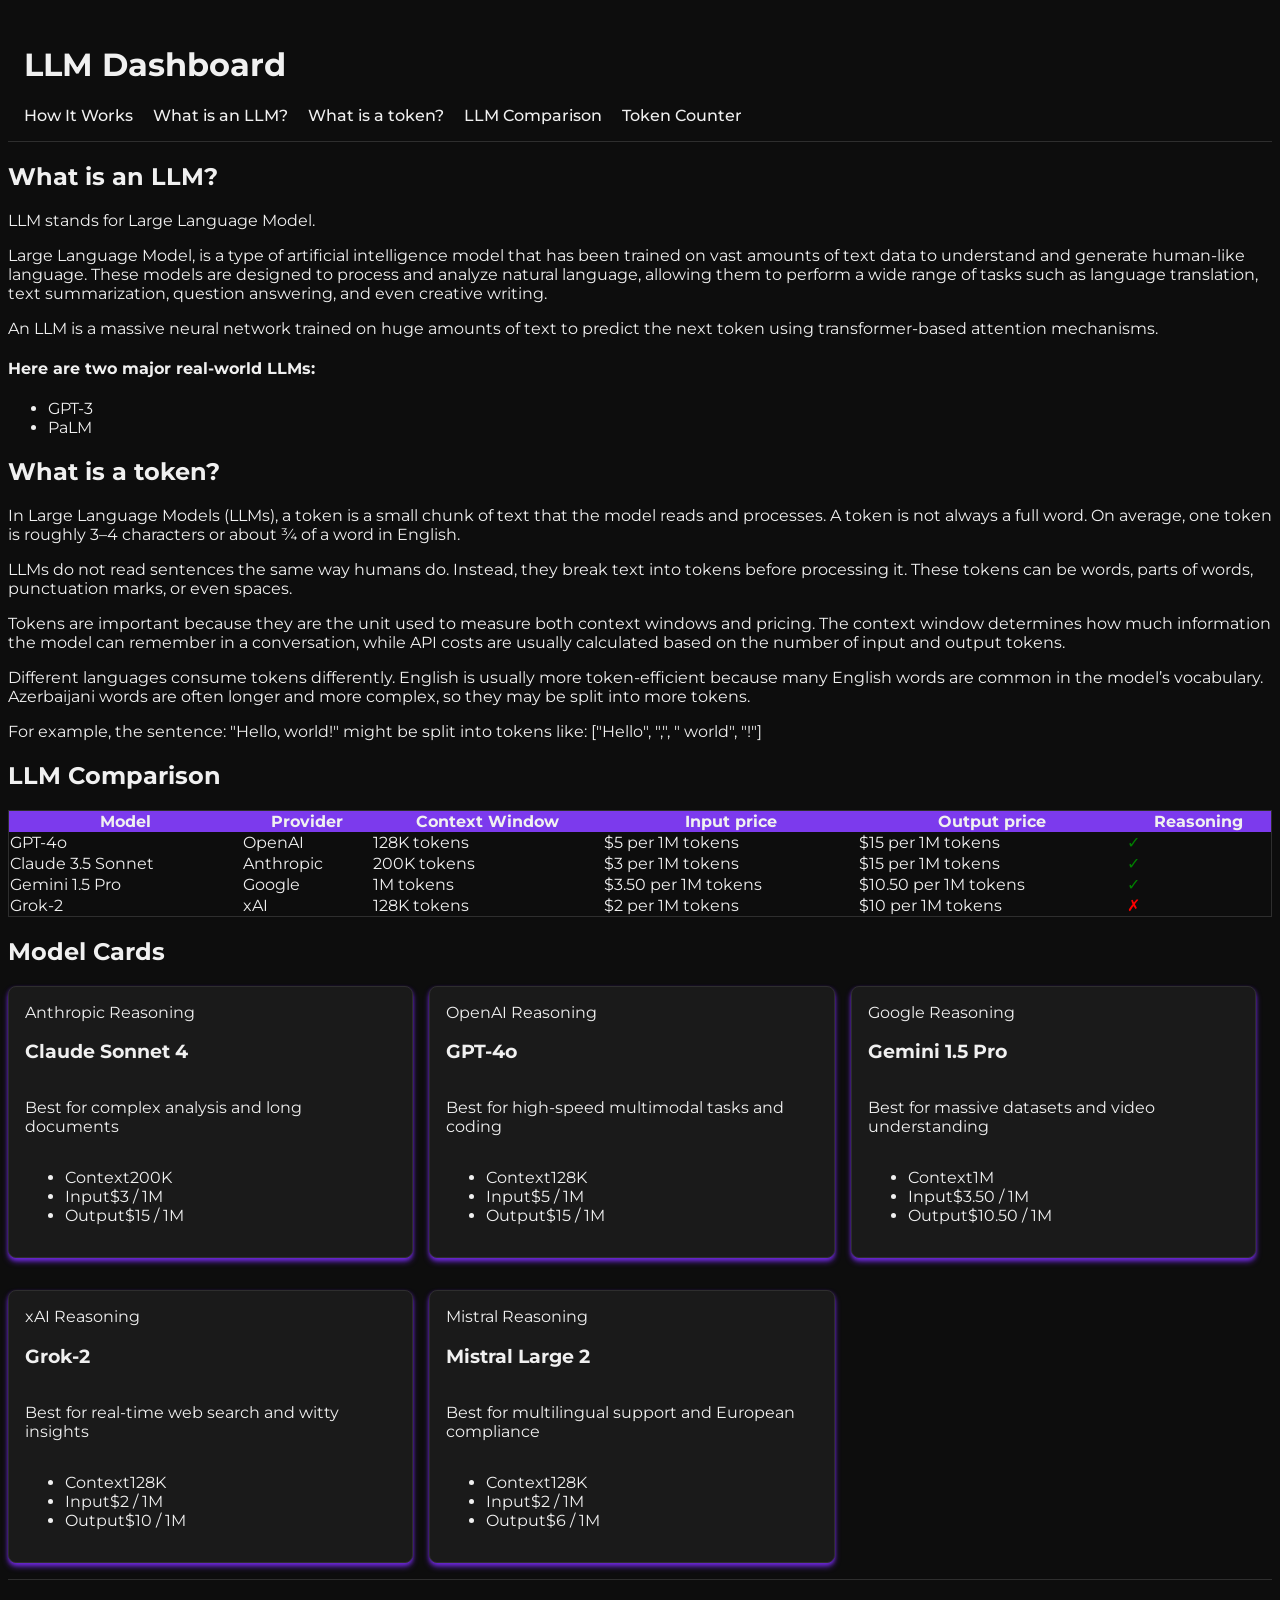
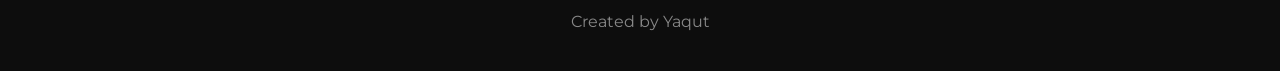
<file: index.html>
<!DOCTYPE html>
<html lang="en">
<head>
    <meta charset="UTF-8">
    <meta name="viewport" content="width=device-width, initial-scale=1.0">
    <title>Document</title>
    <link rel="stylesheet" href="styles.css">
    <link rel="preconnect" href="https://fonts.googleapis.com">
<link rel="preconnect" href="https://fonts.gstatic.com" crossorigin>
<link href="https://fonts.googleapis.com/css2?family=Montserrat:ital,wght@0,100..900;1,100..900&family=Playwrite+GB+S+Guides:ital@0;1&display=swap" rel="stylesheet">
</head>

    <header>
      <h1>LLM Dashboard</h1>
      <nav>
        <a href="how-it-works.html">How It Works</a>
        <a href="#what-is-llm">What is an LLM?</a>
        <a href="#what-is-token">What is a token?</a>
        <a href="#comparison">LLM Comparison</a>
        <a href="tokenCounter.html">Token Counter</a>
      </nav>
    </header>
    <section id="what-is-llm">         
        <h2>What is an LLM?</h2>
        <p>LLM stands for Large Language Model.</p>
        <p>Large Language Model, is a type of artificial intelligence model that has been trained on vast amounts of text data to understand and generate human-like language. These models are designed to process and analyze natural language, allowing them to perform a wide range of tasks such as language translation, text summarization, question answering, and even creative writing.</p>
        <p>An LLM is a massive neural network trained on huge amounts of text to predict the next token using transformer-based attention mechanisms.</p>
    
    <h4>Here are two major real-world LLMs:</h4>
    <ul>
        <li>GPT-3</li>
        <li>PaLM</li>
    </ul>
    </section>

    <section id="what-is-token">
<h2>What is a token?</h2>

 <p>
    In Large Language Models (LLMs), a token is a small chunk of text that the model reads and processes. 
    A token is not always a full word. On average, one token is roughly 3–4 characters or about ¾ of a word in English.
  </p>

  <p>
    LLMs do not read sentences the same way humans do. Instead, they break text into tokens before processing it. 
    These tokens can be words, parts of words, punctuation marks, or even spaces.
  </p>

  <p>
    Tokens are important because they are the unit used to measure both context windows and pricing. 
    The context window determines how much information the model can remember in a conversation, while API costs are usually calculated based on the number of input and output tokens.
  </p>

   <p>
    Different languages consume tokens differently. English is usually more token-efficient because many English words are common in the model’s vocabulary. 
    Azerbaijani words are often longer and more complex, so they may be split into more tokens.
  </p>

    <p>
    For example, the sentence:
    "Hello, world!"
    might be split into tokens like:
    ["Hello", ",", " world", "!"]
  </p>

    </section>

    <section  id="comparison">
        <h2>LLM Comparison</h2>

  <table>
    <thead>
        <tr>
            <th>Model</th>
            <th>Provider</th>
            <th>Context Window</th>
            <th>Input price</th>
            <th>Output price</th>
            <th>Reasoning</th>
        </tr>
    </thead>

    <tbody>
        <tr>
            <td>GPT-4o</td>
            <td>OpenAI</td>
            <td>128K tokens</td>
            <td>$5 per 1M tokens</td>
            <td>$15 per 1M tokens</td>
            <td><span class="status-yes">✓</span></td>
        </tr>

        <tr>
            <td>Claude 3.5 Sonnet</td>
            <td>Anthropic</td>
            <td>200K tokens</td>
            <td>$3 per 1M tokens</td>
            <td>$15 per 1M tokens</td>
            <td><span class="status-yes">✓</span></td>
        </tr>

        <tr>
            <td>Gemini 1.5 Pro</td>
            <td>Google</td>
            <td>1M tokens</td>
            <td>$3.50 per 1M tokens</td>
            <td>$10.50 per 1M tokens</td>
            <td><span class="status-yes">✓</span></td>
        </tr>

        <tr>
            <td>Grok-2</td>
            <td>xAI</td>
            <td>128K tokens</td>
            <td>$2 per 1M tokens</td>
            <td>$10 per 1M tokens</td>
            
            <td><span class="status-no">✗</span></td>
        </tr>
    </tbody>
</table>
    </section>


<section id="model-cards">
  <h2>Model Cards</h2>
  <div class="cards-grid">
    <div class="card">
  <div class="card-header">
    <span class="card-provider">Anthropic</span>
    <span class="card-reasoning reasoning-yes">Reasoning</span>
  </div>
  <h3 class="card-name">Claude Sonnet 4</h3>
  <p class="card-tagline">Best for complex analysis and long documents</p>
  <ul class="card-specs">
    <li><span class="spec-label">Context</span><span class="spec-value">200K</span></li>
    <li><span class="spec-label">Input</span><span class="spec-value">$3 / 1M</span></li>
    <li><span class="spec-label">Output</span><span class="spec-value">$15 / 1M</span></li>
  </ul>
</div>
<div class="card">
  <div class="card-header">
    <span class="card-provider">OpenAI</span>
    <span class="card-reasoning reasoning-yes">Reasoning</span>
  </div>
  <h3 class="card-name">GPT-4o</h3>
  <p class="card-tagline">Best for high-speed multimodal tasks and coding</p>
  <ul class="card-specs">
    <li><span class="spec-label">Context</span><span class="spec-value">128K</span></li>
    <li><span class="spec-label">Input</span><span class="spec-value">$5 / 1M</span></li>
    <li><span class="spec-label">Output</span><span class="spec-value">$15 / 1M</span></li>
  </ul>
</div>
<div class="card">
  <div class="card-header">
    <span class="card-provider">Google</span>
    <span class="card-reasoning reasoning-yes">Reasoning</span>
  </div>
  <h3 class="card-name">Gemini 1.5 Pro</h3>
  <p class="card-tagline">Best for massive datasets and video understanding</p>
  <ul class="card-specs">
    <li><span class="spec-label">Context</span><span class="spec-value">1M</span></li>
    <li><span class="spec-label">Input</span><span class="spec-value">$3.50 / 1M</span></li>
    <li><span class="spec-label">Output</span><span class="spec-value">$10.50 / 1M</span></li>
  </ul>
</div>

<div class="card">
  <div class="card-header">
    <span class="card-provider">xAI</span>
    <span class="card-reasoning reasoning-yes">Reasoning</span>
  </div>
  <h3 class="card-name">Grok-2</h3>
  <p class="card-tagline">Best for real-time web search and witty insights</p>
  <ul class="card-specs">
    <li><span class="spec-label">Context</span><span class="spec-value">128K</span></li>
    <li><span class="spec-label">Input</span><span class="spec-value">$2 / 1M</span></li>
    <li><span class="spec-label">Output</span><span class="spec-value">$10 / 1M</span></li>
  </ul>
</div>
<div class="card">
  <div class="card-header">
    <span class="card-provider">Mistral</span>
    <span class="card-reasoning reasoning-yes">Reasoning</span>
  </div>
  <h3 class="card-name">Mistral Large 2</h3>
  <p class="card-tagline">Best for multilingual support and European compliance</p>
  <ul class="card-specs">
    <li><span class="spec-label">Context</span><span class="spec-value">128K</span></li>
    <li><span class="spec-label">Input</span><span class="spec-value">$2 / 1M</span></li>
    <li><span class="spec-label">Output</span><span class="spec-value">$6 / 1M</span></li>
  </ul>
</div>


  </div>
</section>


    <footer>
        <p>Created by Yaqut</p>
</body>
</html>
</file>
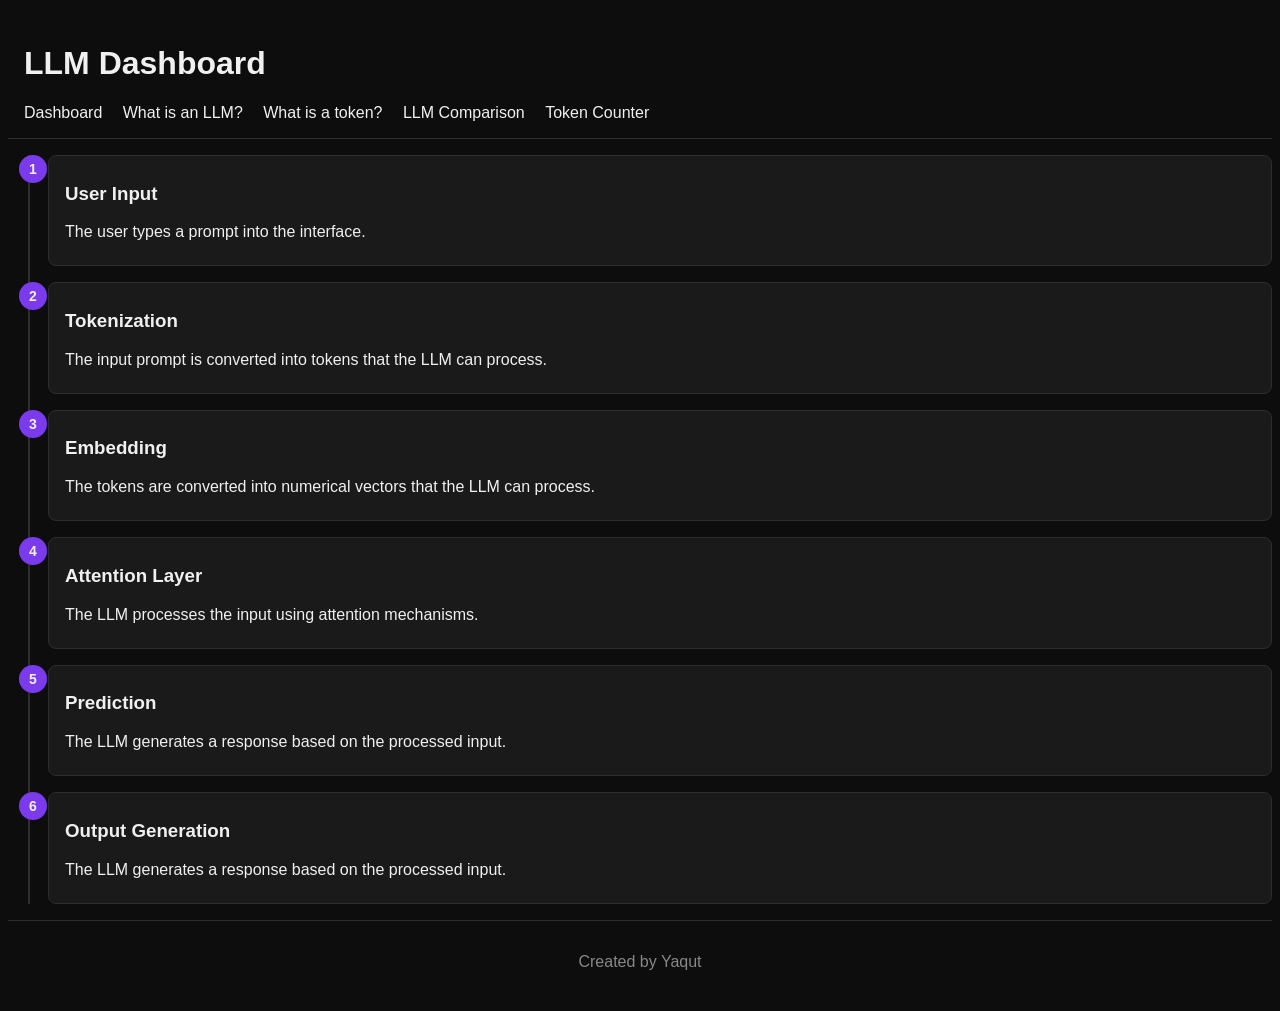
<file: how-it-works.html>
<!DOCTYPE html>
<html lang="en">
<head>
    <meta charset="UTF-8">
    <meta name="viewport" content="width=device-width, initial-scale=1.0">
    <title>How It Works</title>
    <link rel="stylesheet" href="styles.css">
</head>
<body>
    
    <header>
      <h1>LLM Dashboard</h1>
      <nav>
        <a href="index.html">Dashboard</a>
        <a href="#what-is-llm">What is an LLM?</a>
        <a href="#what-is-token">What is a token?</a>
        <a href="#comparison">LLM Comparison</a>
        <a href="tokenCounter.html">Token Counter</a>
      </nav>
    </header>

    <main>
        <section id="timeline">

            <ol class="timeline">
                <li class="timeline-step">
          <div class="step-marker">1</div>
     <div class="step-content">
    <h3>User Input</h3>
    <p>The user types a prompt into the interface.</p>
  </div>
</li>
 <li class="timeline-step">
          <div class="step-marker">2</div>
     <div class="step-content">
    <h3>Tokenization</h3>
    <p>The input prompt is converted into tokens that the LLM can process.</p>
  </div>
</li>

 <li class="timeline-step">
          <div class="step-marker">3</div>
     <div class="step-content">
    <h3>Embedding</h3>
    <p>The tokens are converted into numerical vectors that the LLM can process.</p>
  </div>
</li>

 <li class="timeline-step">
          <div class="step-marker">4</div>
     <div class="step-content">
    <h3>Attention Layer</h3>
    <p>The LLM processes the input using attention mechanisms.</p>
  </div>
</li>

 <li class="timeline-step">
          <div class="step-marker">5</div>
     <div class="step-content">
    <h3>Prediction</h3>
    <p>The LLM generates a response based on the processed input.</p>
  </div>
</li>
 <li class="timeline-step">
          <div class="step-marker">6</div>
     <div class="step-content">
    <h3>Output Generation</h3>
    <p>The LLM generates a response based on the processed input.</p>
  </div>
</li>

            </ol>
            </section>



        </main>


    <footer>
        <p>Created by Yaqut</p>
    </footer>
</body>
</html>
</file>
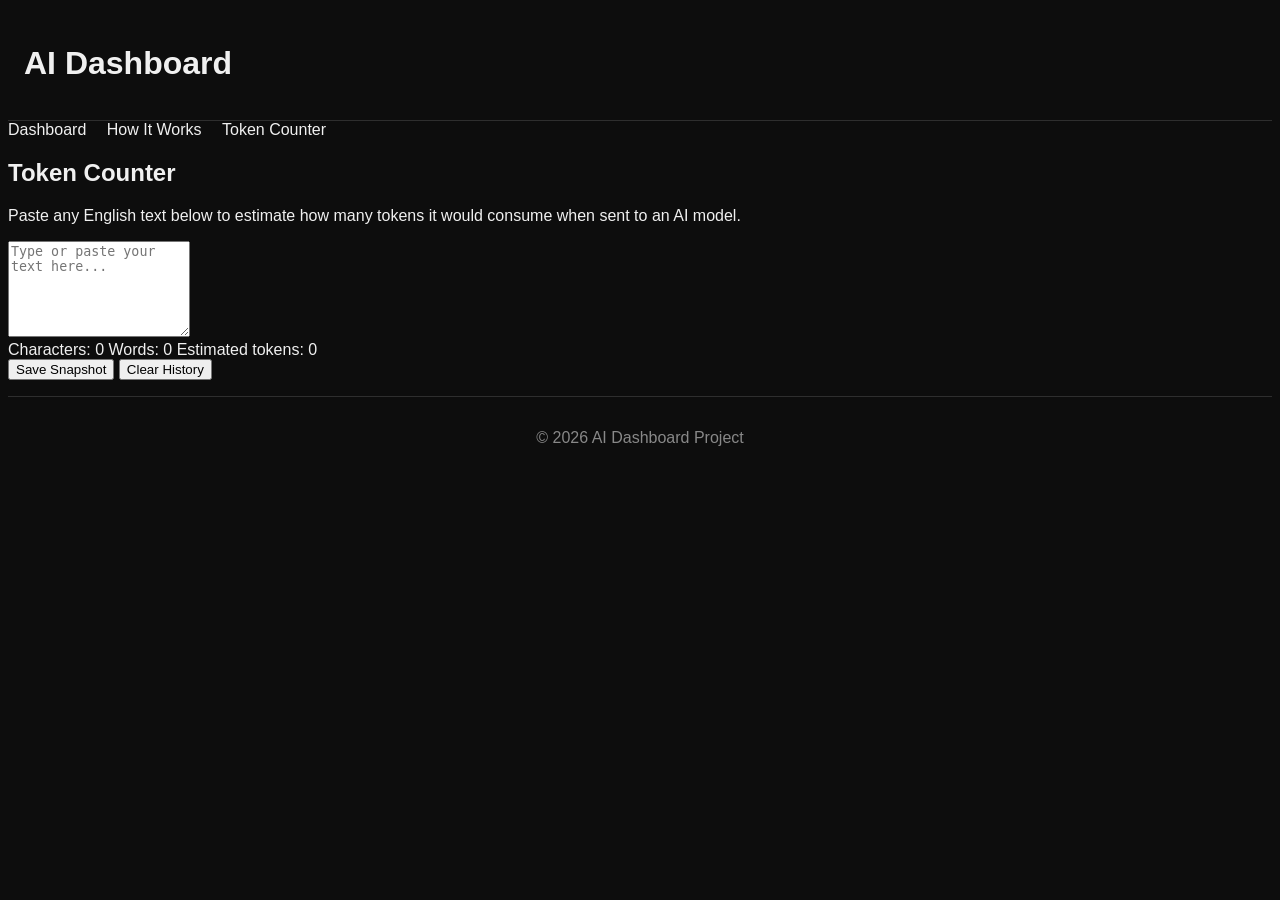
<file: tokenCounter.html>
<!DOCTYPE html>
<html lang="en">
<head>
    <meta charset="UTF-8">
    <meta name="viewport" content="width=device-width, initial-scale=1.0">
    <title>Token Counter</title>
    <link rel="stylesheet" href="styles.css"> 
</head>
<body>

    <header>
        <h1>AI Dashboard</h1>
    </header>

    <nav>
        <a href="index.html">Dashboard</a>
        <a href="how-it-works.html">How It Works</a>
        <a href="tokenCounter.html" class="active">Token Counter</a>
    </nav>

  <main>
  <section id="tokenCounter">
    <h2>Token Counter</h2>
    <p>Paste any English text below to estimate how many tokens it would consume when sent to an AI model.</p>
    
    <textarea id="inputText" rows="6" placeholder="Type or paste your text here..."></textarea>
    
    <div id="stats">
      <span id="stat-chars">Characters: 0</span>
      <span id="stat-words">Words: 0</span>
      <span id="stat-tokens">Estimated tokens: 0</span>
    </div>

    <button id="save-btn">Save Snapshot</button>
    <button id="clear-btn">Clear History</button>
    <ul id="history-list"></ul>
  </section>
</main>

    <footer>
        <p>&copy; 2026 AI Dashboard Project</p>
    </footer>

    <script src="tokenCounter.js"></script>
</body>
</html>
</file>
<file: styles.css>
:root {
  --color-background: #0d0d0d;
  --color-surface: #1a1a1a;
  --color-border: #2e2e2e;
  --color-text-primary: #f0f0f0;
  --color-text-secondary: #888888;
  --color-accent: #7c3aed;
  --color-accent-hover: #6d28d9;
}

body{
    background-color: var(--color-background);
    color: var(--color-text-primary);
    font-family: "Montserrat", sans-serif;
  font-optical-sizing: auto;
  font-weight: 400;
  font-style: normal;
}

header{
    border-bottom: 1px solid var(--color-border);
    padding: 1rem;
}

nav a{
    color: var(--color-text-primary);
    text-decoration: none;
    margin-right: 1rem;
    font-weight: 500;
   
}

nav a:hover{
    color: var(--color-accent);
}

footer{
    border-top: 1px solid var(--color-border);
    padding: 1rem;
    text-align: center;
    color: var(--color-text-secondary);
}

table {
    width: 100%;
    border-collapse: collapse;
    margin-top: 1rem;
    border: 1px solid var(--color-border);
}

thead {
    background-color: var(--color-accent);
    
}

thead:hover {
    background-color: var(--color-accent-hover);
}

.status-yes{
    color: green;

}

.status-no{
    color: red;
}

.cards-grid{
    display: flex;
    flex-wrap: wrap;
    justify-content: flex-start;
    width: 100%;
    grid-template-columns: repeat(auto-fit, minmax(250px, 1fr));
    gap: 1rem;
    margin-top: 1rem;
}

.card{
display: flex;
flex-direction: column;

    background-color: var(--color-surface);
    border: 1px solid var(--color-border);
    border-radius: 8px;
    padding: 1rem;
    margin-bottom: 1rem;
    box-shadow: #6d28d9 0px 4px 6px -1px, #6d28d9 0px 2px 4px -1px;
    transition: background-color 0.3s ease;
    width: calc((100% - (2 * 1.5rem)) / 3);
    box-sizing: border-box;
}

.card:hover{
    background-color: var(--color-surface-hover);
}


.timeline{
    list-style: none;
    padding: 0;
    position: relative;
}

.timeline::before{
    content: '';
    position: absolute;
    left: 20px;
    top: 0;
    bottom: 0;
    width: 2px;
    background-color: var(--color-border);
}

.step-marker {
    position: absolute;
    left: 11px;
    width: 28px;
    height: 28px;
    background-color: var(--color-accent);
    border-radius: 50%;

   
    display: flex;
    align-items: center;     
    justify-content: center;  
    
    
    color: var(--color-text-primary);
    font-size: 14px;                 
    font-weight: bold;              
}
.step-content{
    margin-left: 40px;
    padding: 0.5rem 1rem;
    background-color: var(--color-surface);
    border: 1px solid var(--color-border);
    border-radius: 8px;
    margin-bottom: 1rem;
}

@keyframes fadeInUp{
    from {
        opacity: 0;
        transform: translateY(20px);
    }
    to {
        opacity: 1;
        transform: translateY(0);
    }
}

.timeline-step {
  
  opacity: 0; 
  animation: fadeInUp 0.6s ease-out forwards;
}

.timeline-step:nth-child(1) {
  animation-delay: 0.1s;
}

.timeline-step:nth-child(2) {
  animation-delay: 0.3s;
}

.timeline-step:nth-child(3) {
  animation-delay: 0.5s;
}

.timeline-step:nth-child(4) {
  animation-delay: 0.7s;
}
.timeline-step:nth-child(5) {
  animation-delay: 0.9s;
}
</file>
